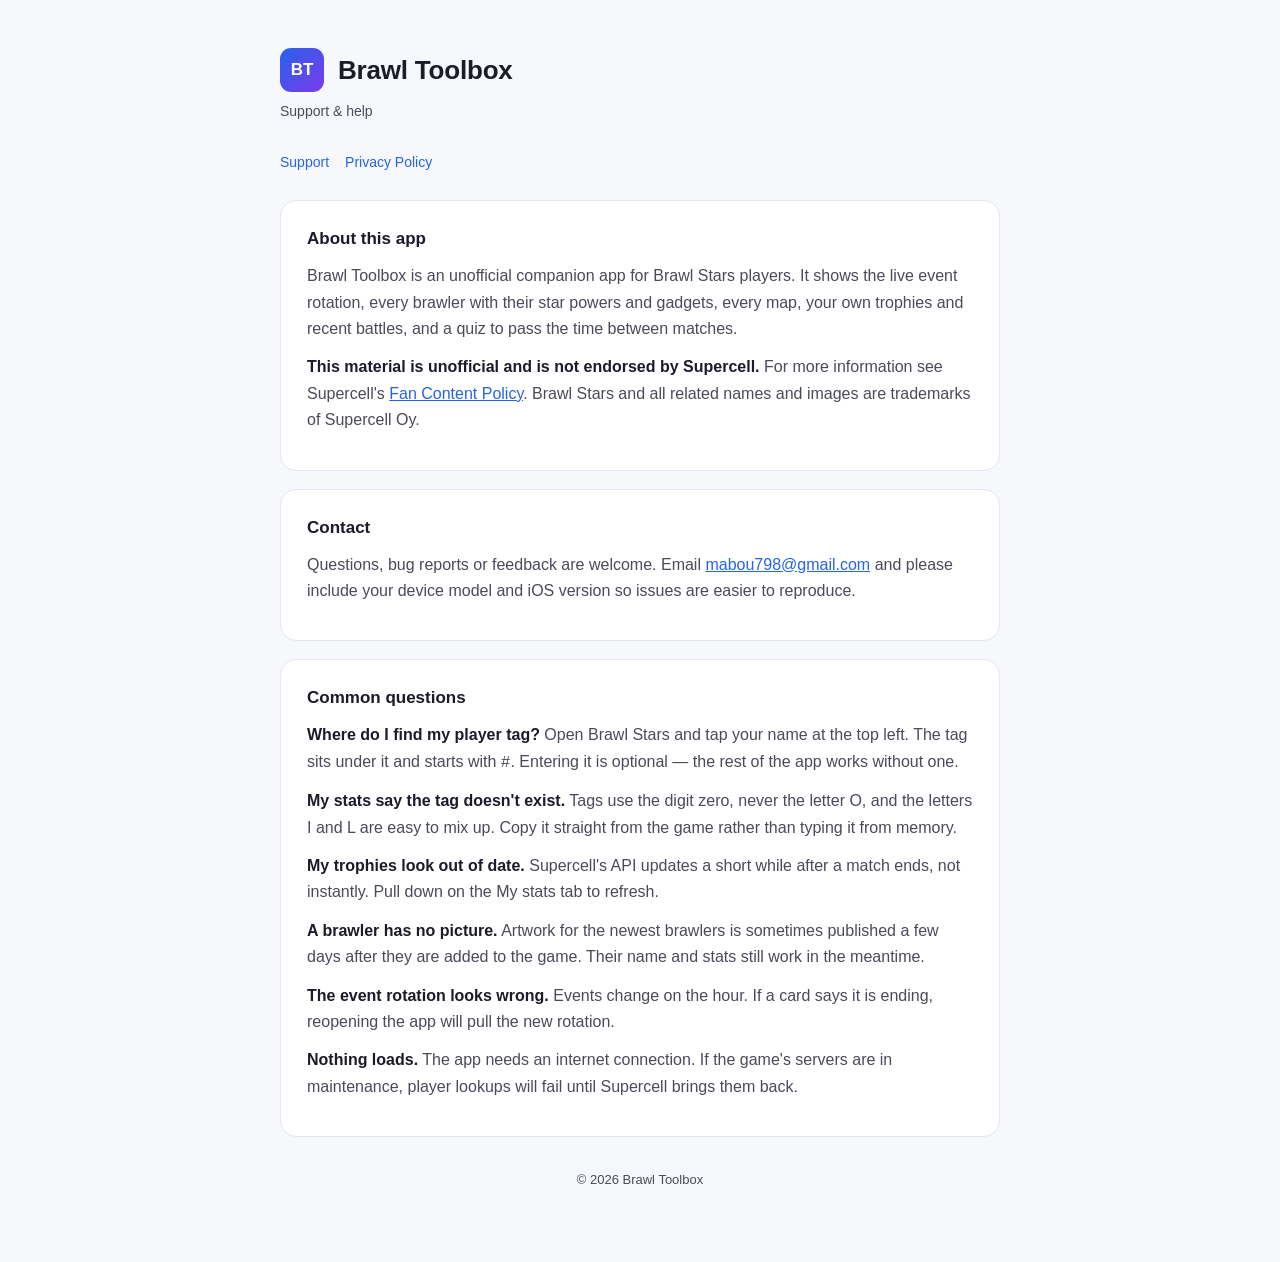
<file: docs/index.html>
<!doctype html>
<html lang="en">
<head>
<meta charset="utf-8">
<meta name="viewport" content="width=device-width, initial-scale=1">
<title>Brawl Toolbox — Support</title>
<link rel="stylesheet" href="style.css">
</head>
<body>
<div class="wrap">
  <header>
    <div class="mark">BT</div>
    <h1>Brawl Toolbox</h1>
  </header>
  <p class="sub">Support &amp; help</p>
  <div class="nav"><a href="index.html">Support</a><a href="privacy.html">Privacy Policy</a></div>

  <div class="card">
    <h2>About this app</h2>
    <p>Brawl Toolbox is an unofficial companion app for Brawl Stars players. It shows the live event rotation, every brawler with their star powers and gadgets, every map, your own trophies and recent battles, and a quiz to pass the time between matches.</p>
    <p><strong>This material is unofficial and is not endorsed by Supercell.</strong> For more information see Supercell's <a href="https://supercell.com/en/fan-content-policy/">Fan Content Policy</a>. Brawl Stars and all related names and images are trademarks of Supercell Oy.</p>
  </div>

  <div class="card">
    <h2>Contact</h2>
    <p>Questions, bug reports or feedback are welcome. Email <a href="mailto:mabou798@gmail.com">mabou798@gmail.com</a> and please include your device model and iOS version so issues are easier to reproduce.</p>
  </div>

  <div class="card">
    <h2>Common questions</h2>
    <p><strong>Where do I find my player tag?</strong> Open Brawl Stars and tap your name at the top left. The tag sits under it and starts with <code>#</code>. Entering it is optional — the rest of the app works without one.</p>
    <p><strong>My stats say the tag doesn't exist.</strong> Tags use the digit zero, never the letter O, and the letters I and L are easy to mix up. Copy it straight from the game rather than typing it from memory.</p>
    <p><strong>My trophies look out of date.</strong> Supercell's API updates a short while after a match ends, not instantly. Pull down on the My stats tab to refresh.</p>
    <p><strong>A brawler has no picture.</strong> Artwork for the newest brawlers is sometimes published a few days after they are added to the game. Their name and stats still work in the meantime.</p>
    <p><strong>The event rotation looks wrong.</strong> Events change on the hour. If a card says it is ending, reopening the app will pull the new rotation.</p>
    <p><strong>Nothing loads.</strong> The app needs an internet connection. If the game's servers are in maintenance, player lookups will fail until Supercell brings them back.</p>
  </div>

  <footer>© 2026 Brawl Toolbox</footer>
</div>
</body>
</html>
</file>
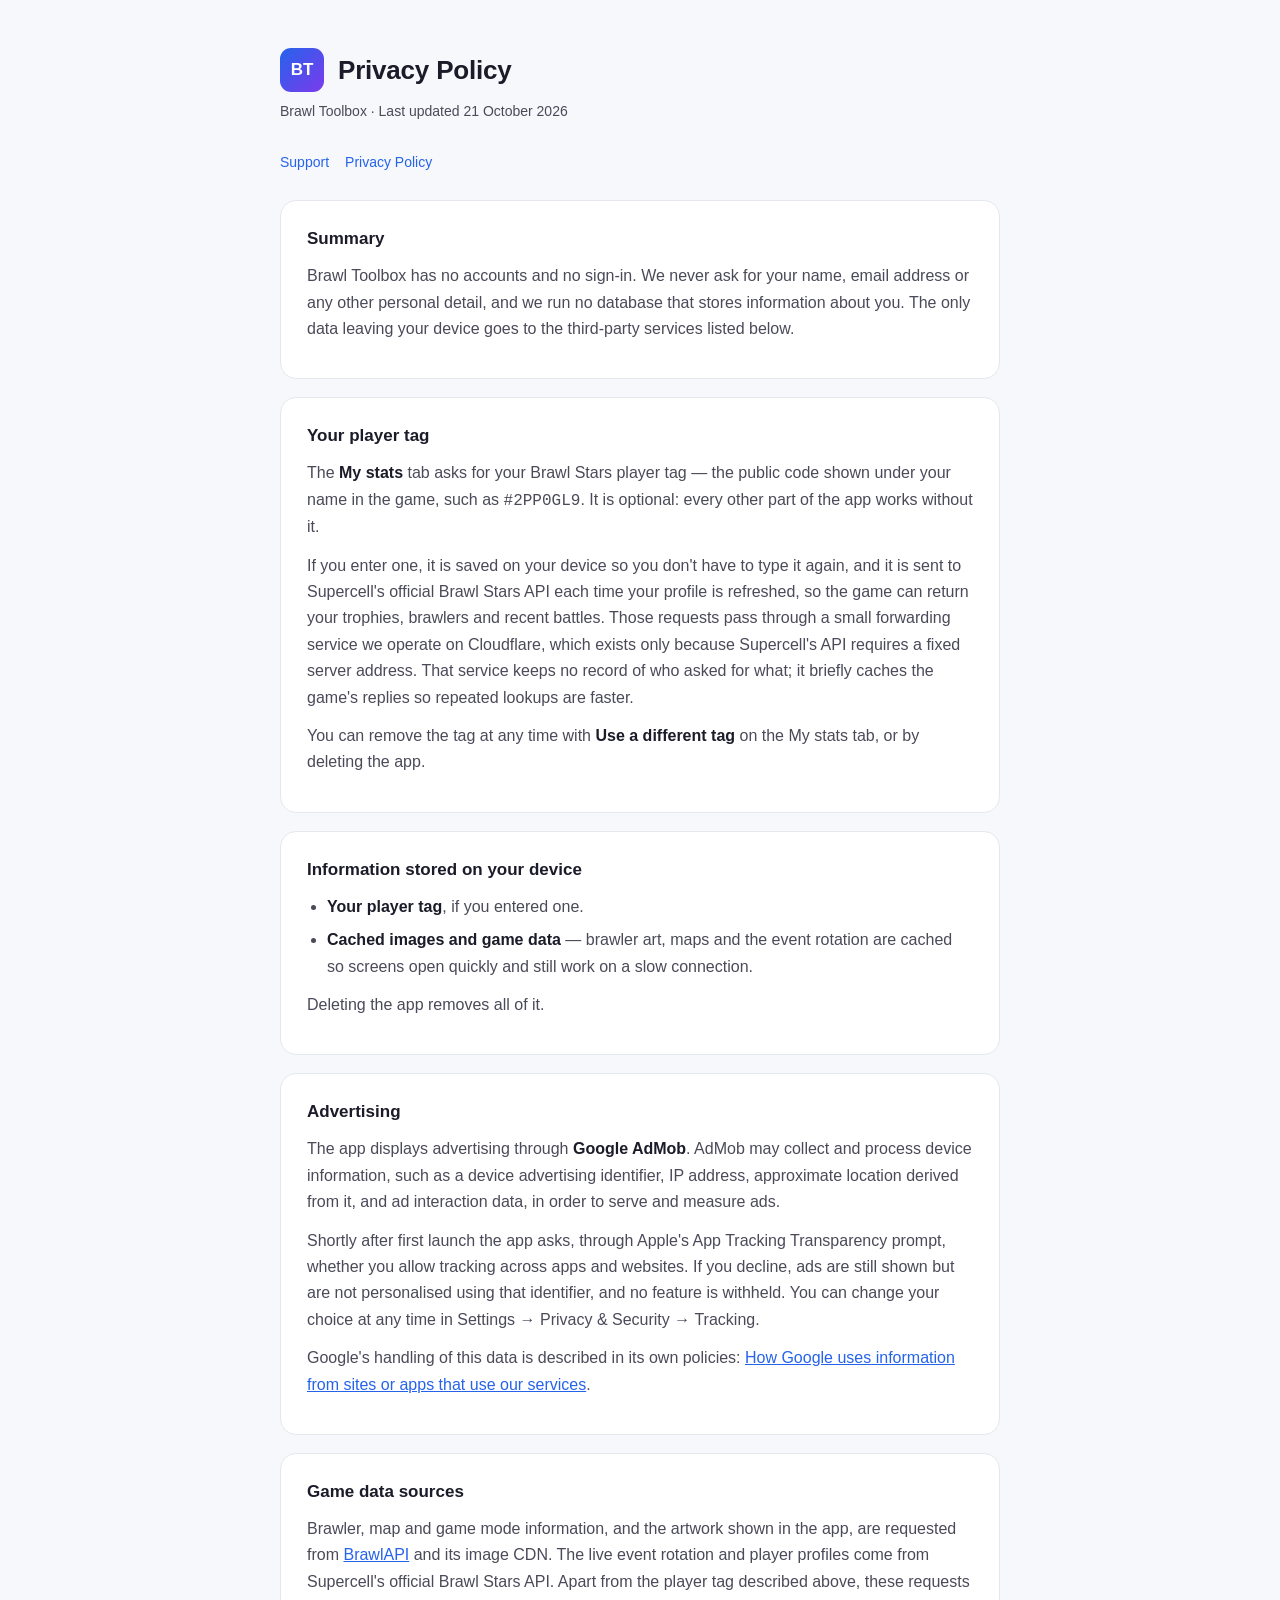
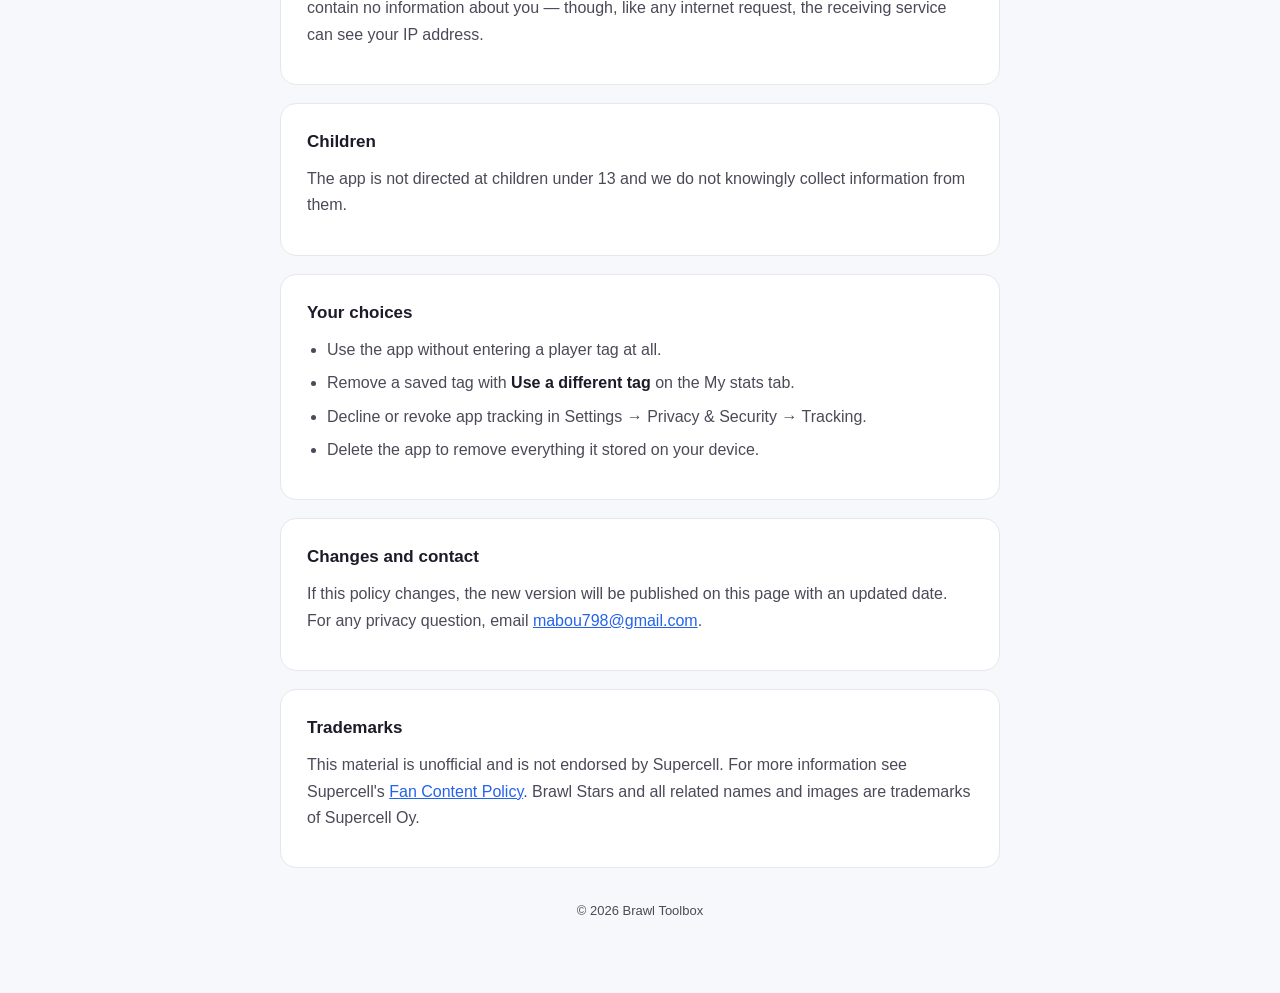
<file: docs/privacy.html>
<!doctype html>
<html lang="en">
<head>
<meta charset="utf-8">
<meta name="viewport" content="width=device-width, initial-scale=1">
<title>Brawl Toolbox — Privacy Policy</title>
<link rel="stylesheet" href="style.css">
</head>
<body>
<div class="wrap">
  <header>
    <div class="mark">BT</div>
    <h1>Privacy Policy</h1>
  </header>
  <p class="sub">Brawl Toolbox · Last updated 21 October 2026</p>
  <div class="nav"><a href="index.html">Support</a><a href="privacy.html">Privacy Policy</a></div>

  <div class="card">
    <h2>Summary</h2>
    <p>Brawl Toolbox has no accounts and no sign-in. We never ask for your name, email address or any other personal detail, and we run no database that stores information about you. The only data leaving your device goes to the third-party services listed below.</p>
  </div>

  <div class="card">
    <h2>Your player tag</h2>
    <p>The <strong>My stats</strong> tab asks for your Brawl Stars player tag — the public code shown under your name in the game, such as <code>#2PP0GL9</code>. It is optional: every other part of the app works without it.</p>
    <p>If you enter one, it is saved on your device so you don't have to type it again, and it is sent to Supercell's official Brawl Stars API each time your profile is refreshed, so the game can return your trophies, brawlers and recent battles. Those requests pass through a small forwarding service we operate on Cloudflare, which exists only because Supercell's API requires a fixed server address. That service keeps no record of who asked for what; it briefly caches the game's replies so repeated lookups are faster.</p>
    <p>You can remove the tag at any time with <strong>Use a different tag</strong> on the My stats tab, or by deleting the app.</p>
  </div>

  <div class="card">
    <h2>Information stored on your device</h2>
    <ul>
      <li><strong>Your player tag</strong>, if you entered one.</li>
      <li><strong>Cached images and game data</strong> — brawler art, maps and the event rotation are cached so screens open quickly and still work on a slow connection.</li>
    </ul>
    <p>Deleting the app removes all of it.</p>
  </div>

  <div class="card">
    <h2>Advertising</h2>
    <p>The app displays advertising through <strong>Google AdMob</strong>. AdMob may collect and process device information, such as a device advertising identifier, IP address, approximate location derived from it, and ad interaction data, in order to serve and measure ads.</p>
    <p>Shortly after first launch the app asks, through Apple's App Tracking Transparency prompt, whether you allow tracking across apps and websites. If you decline, ads are still shown but are not personalised using that identifier, and no feature is withheld. You can change your choice at any time in Settings → Privacy &amp; Security → Tracking.</p>
    <p>Google's handling of this data is described in its own policies: <a href="https://policies.google.com/technologies/partner-sites">How Google uses information from sites or apps that use our services</a>.</p>
  </div>

  <div class="card">
    <h2>Game data sources</h2>
    <p>Brawler, map and game mode information, and the artwork shown in the app, are requested from <a href="https://brawlapi.com">BrawlAPI</a> and its image CDN. The live event rotation and player profiles come from Supercell's official Brawl Stars API. Apart from the player tag described above, these requests contain no information about you — though, like any internet request, the receiving service can see your IP address.</p>
  </div>

  <div class="card">
    <h2>Children</h2>
    <p>The app is not directed at children under 13 and we do not knowingly collect information from them.</p>
  </div>

  <div class="card">
    <h2>Your choices</h2>
    <ul>
      <li>Use the app without entering a player tag at all.</li>
      <li>Remove a saved tag with <strong>Use a different tag</strong> on the My stats tab.</li>
      <li>Decline or revoke app tracking in Settings → Privacy &amp; Security → Tracking.</li>
      <li>Delete the app to remove everything it stored on your device.</li>
    </ul>
  </div>

  <div class="card">
    <h2>Changes and contact</h2>
    <p>If this policy changes, the new version will be published on this page with an updated date. For any privacy question, email <a href="mailto:mabou798@gmail.com">mabou798@gmail.com</a>.</p>
  </div>

  <div class="card">
    <h2>Trademarks</h2>
    <p>This material is unofficial and is not endorsed by Supercell. For more information see Supercell's <a href="https://supercell.com/en/fan-content-policy/">Fan Content Policy</a>. Brawl Stars and all related names and images are trademarks of Supercell Oy.</p>
  </div>

  <footer>© 2026 Brawl Toolbox</footer>
</div>
</body>
</html>
</file>
<file: docs/style.css>
:root {
  --bg: #f7f8fb;
  --card: #ffffff;
  --ink: #1b1b29;
  --ink-soft: #4a4a59;
  --primary: #2563eb;
  --line: #e4e7ee;
}
@media (prefers-color-scheme: dark) {
  :root:not([data-theme="light"]) {
    --bg: #11131a;
    --card: #1a1d26;
    --ink: #eef0f6;
    --ink-soft: #a8adbd;
    --primary: #6b9bff;
    --line: #2a2e3a;
  }
}
:root[data-theme="dark"] {
  --bg: #11131a;
  --card: #1a1d26;
  --ink: #eef0f6;
  --ink-soft: #a8adbd;
  --primary: #6b9bff;
  --line: #2a2e3a;
}
* { box-sizing: border-box; }
body {
  margin: 0;
  background: var(--bg);
  color: var(--ink);
  font: 16px/1.65 -apple-system, BlinkMacSystemFont, "Segoe UI", Roboto, Helvetica, Arial, sans-serif;
  padding: 0 16px;
}
.wrap { max-width: 720px; margin: 0 auto; padding: 48px 0 72px; }
header { display: flex; align-items: center; gap: 14px; margin-bottom: 8px; }
.mark {
  width: 44px; height: 44px; border-radius: 11px; flex: none;
  background: linear-gradient(135deg, #2563eb, #7c3aed);
  display: grid; place-items: center; color: #fff; font-weight: 800; font-size: 17px;
}
h1 { font-size: 26px; margin: 0; letter-spacing: -0.2px; }
.sub { color: var(--ink-soft); margin: 0 0 28px; font-size: 14px; }
.card {
  background: var(--card); border: 1px solid var(--line);
  border-radius: 16px; padding: 24px 26px; margin-bottom: 18px;
}
h2 { font-size: 17px; margin: 0 0 10px; }
p, li { color: var(--ink-soft); margin: 0 0 12px; }
li { margin-bottom: 7px; }
ul { padding-left: 20px; margin: 0 0 12px; }
strong { color: var(--ink); font-weight: 600; }
a { color: var(--primary); }
.nav { margin-bottom: 26px; font-size: 14px; }
.nav a { margin-right: 16px; text-decoration: none; }
footer { color: var(--ink-soft); font-size: 13px; text-align: center; margin-top: 32px; }
</file>
